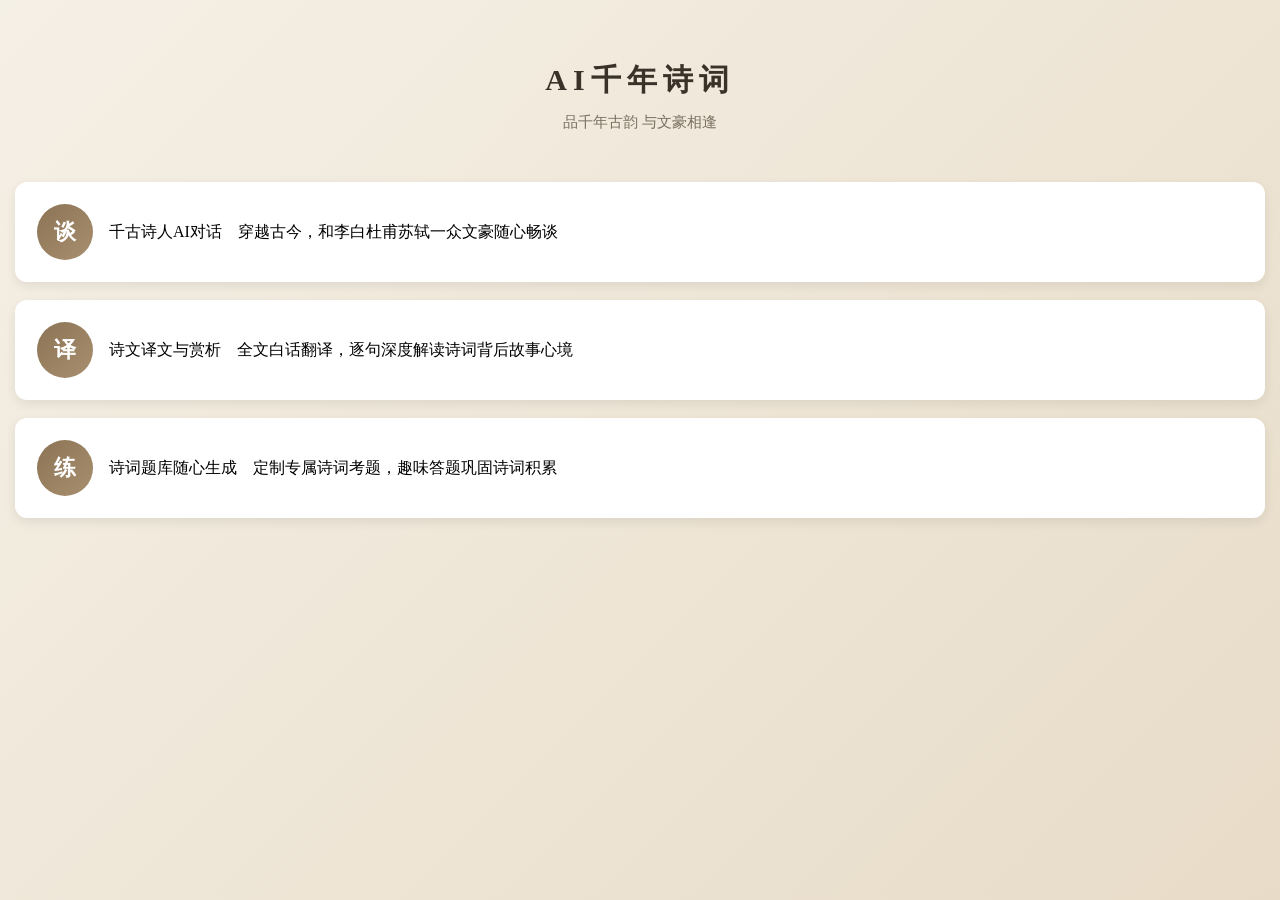
<file: index.html>
<!DOCTYPE html>
<html lang="zh-CN">
<head>
  <meta charset="UTF-8">
  <meta name="viewport" content="width=device-width, initial-scale=1.0, maximum-scale=1.0, user-scalable=no">
  <title>AI千年诗词 - 主页</title>
  <link rel="stylesheet" href="style.css">
</head>
<body>
  <div class="main-container">
    <div class="main-header">
      <h1>AI千年诗词</h1>
      <p>品千年古韵 与文豪相逢</p >
    </div>
    <div class="func-list">
      <!-- 第一个功能：千古诗人AI对话 -->
      <div class="func-card" onclick="window.location.href='poetSelect.html'">
        <div class="func-icon">谈</div>
        <div class=“func-text”>千古诗人AI对话</div>
        <div class=“func-desc”>穿越古今，和李白杜甫苏轼一众文豪随心畅谈</div>
      </div>
      <!-- 第二个功能：诗文译文与赏析 -->
      <div class="func-card" onclick="window.location.href='appreciationIndex.html'">
        <div class="func-icon">译</div>
        <div class=“func-text”>诗文译文与赏析</div>
        <div class=“func-desc”>全文白话翻译，逐句深度解读诗词背后故事心境</div>
      </div>
      <!-- 第三个功能：诗词题库随心生成 完整可点击跳转版本 -->
      <div class="func-card" onclick="window.location.href='examStart.html'">
        <div class="func-icon">练</div>
        <div class=“func-text”>诗词题库随心生成</div>
        <div class=“func-desc”>定制专属诗词考题，趣味答题巩固诗词积累</div>
      </div>
    </div>
  </div>
</body>
</html>
</file>
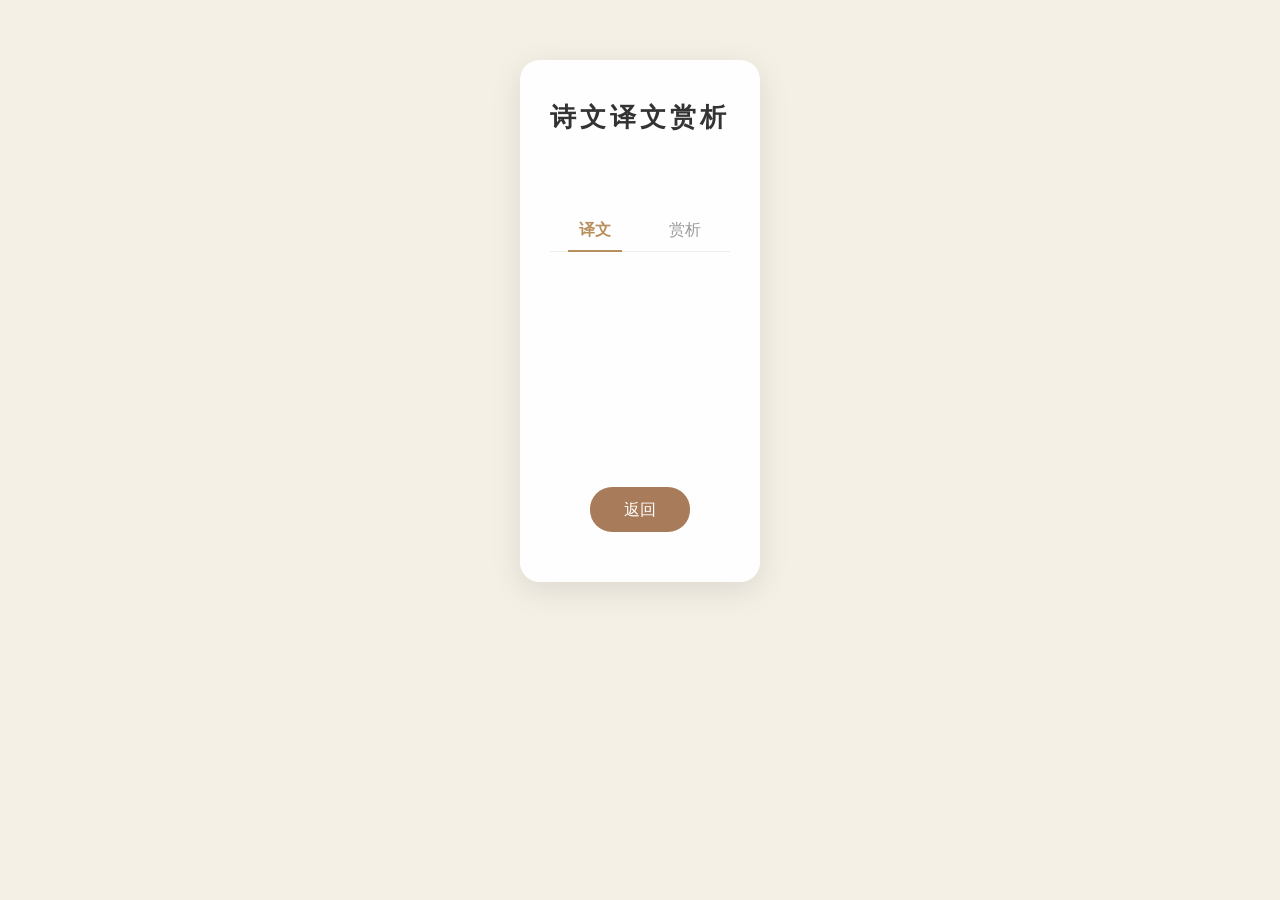
<file: appreciationDetail.html>
<!DOCTYPE html>
<html lang="zh-CN">
<head>
  <meta charset="UTF-8">
  <meta name="viewport" content="width=device-width, initial-scale=1.0, maximum-scale=1.0, user-scalable=no">
  <title>诗词详情赏析</title>
  <link rel="stylesheet" href="style.css">
</head>
<body>
  <div class="page-container">
    <div class="content-scroll">
      <div class="content-card">
        <div class="page-title">诗文译文赏析</div>
        <div class="poem-original">
          <div class="poem-title" id="showTitle"></div>
          <div class="poem-author" id="showAuthor"></div>
          <div class="poem-content" id="showContent"></div>
        </div>
        <div class="tab-bar">
          <div class="tab-item active" data-tab="0">译文</div>
          <div class="tab-item" data-tab="1">赏析</div>
        </div>
        <div class="tab-content">
          <div class="content-text" id="transText"></div>
          <div class="content-text hide" id="apprText"></div>
        </div>
        <div class="back-btn">返回</div>
      </div>
    </div>
  </div>
<script src="appreciationDetail.js"></script>
</body>
</html>
</file>
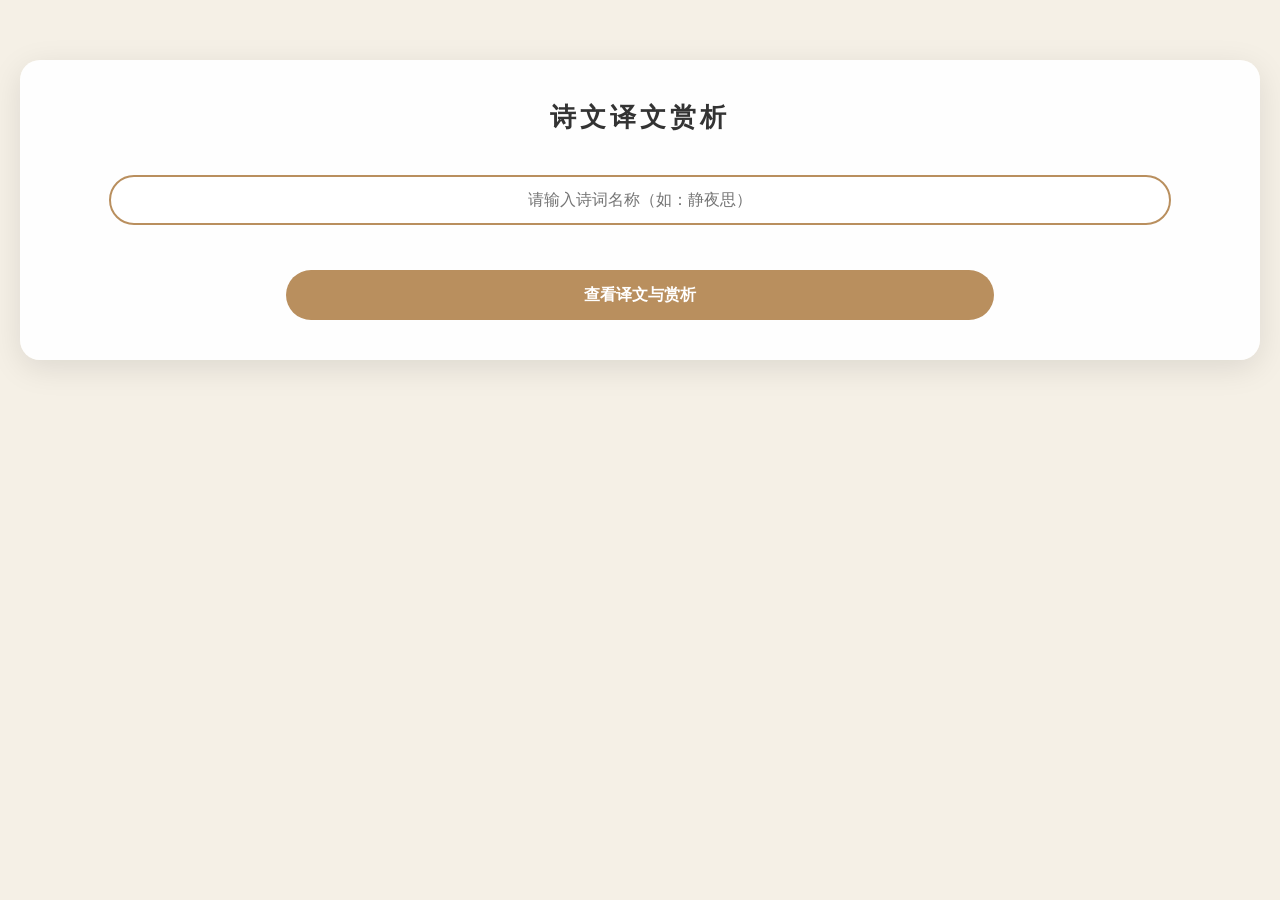
<file: appreciationIndex.html>
<!DOCTYPE html>
<html lang="zh-CN">
<head>
  <meta charset="UTF-8">
  <meta name="viewport" content="width=device-width, initial-scale=1.0, maximum-scale=1.0, user-scalable=no">
  <title>诗文译文与赏析</title>
  <link rel="stylesheet" href="style.css">
</head>
<body>
  <div class="page-container">
    <div class="content-card">
      <div class="page-title">诗文译文赏析</div>
      <div class="input-group">
        <input class="poem-input" id="poemNameInput" placeholder="请输入诗词名称（如：静夜思）">
      </div>
      <div class="generate-btn" id="submitBtn">查看译文与赏析</div>
    </div>
  </div>
<script src="appreciationIndex.js"></script>
</body>
</html>
</file>
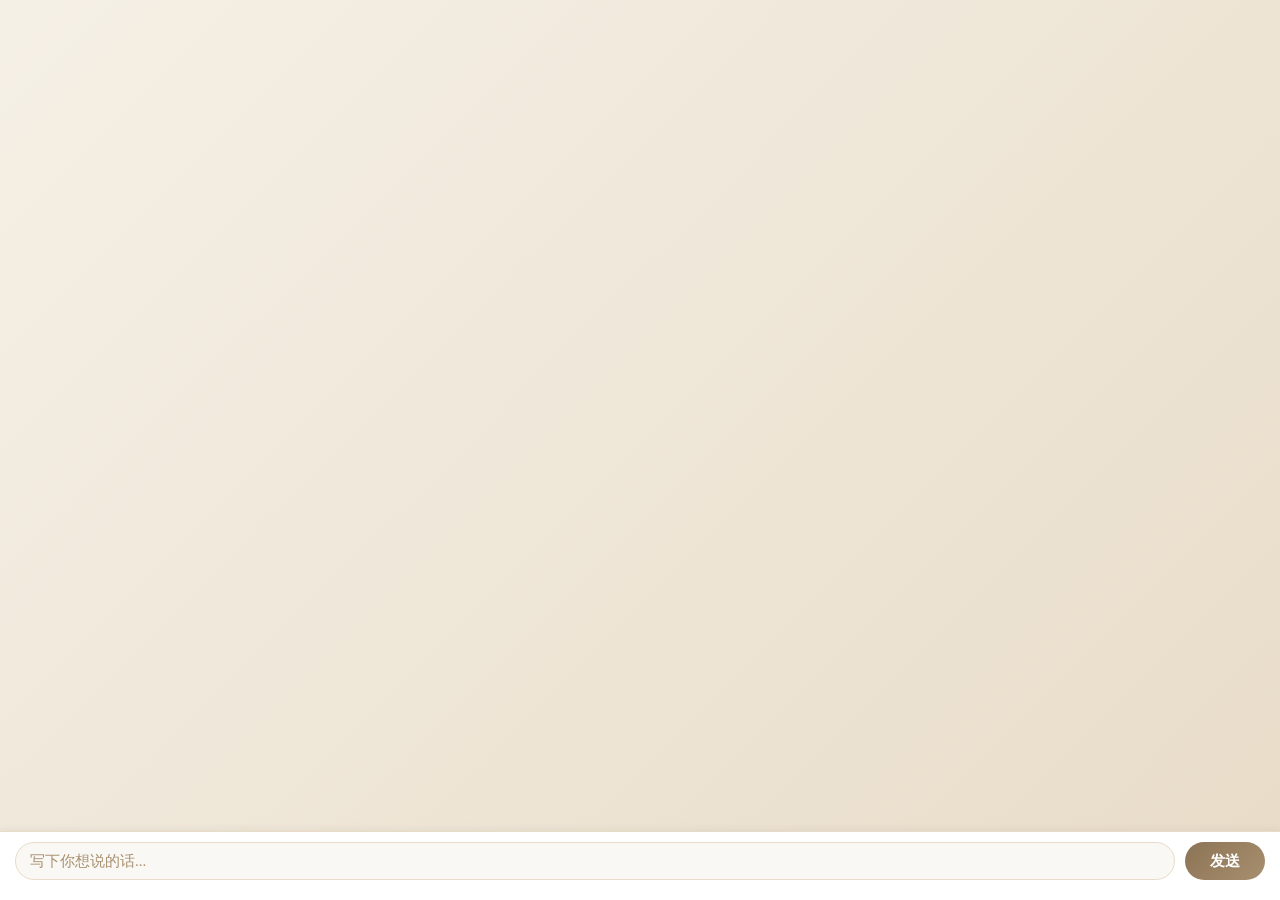
<file: chat.html>
<!DOCTYPE html>
<html lang="zh-CN">
<head>
  <meta charset="UTF-8">
  <meta name="viewport" content="width=device-width, initial-scale=1.0, maximum-scale=1.0, user-scalable=no">
  <title>文豪专属对话</title>
  <link rel="stylesheet" href="style.css">
</head>
<body>
  <div class="container">
    <div class="chat-list" id="chatScroll">
      <div id="chatBox"></div>
      <div id="loadingDom" class="loading-item" style="display:none">
        <div class="loading-bubble">
          <div class="loading-dot"></div>
          <div class="loading-dot"></div>
          <div class="loading-dot"></div>
        </div>
      </div>
    </div>
    <div class="input-box">
      <input class="input" id="msgInput" placeholder="写下你想说的话..." maxlength="500">
      <button class="send-btn" id="sendBtn">发送</button>
    </div>
  </div>
<script src="config.js"></script>
<script src="main.js"></script>
</body>
</html>
</file>
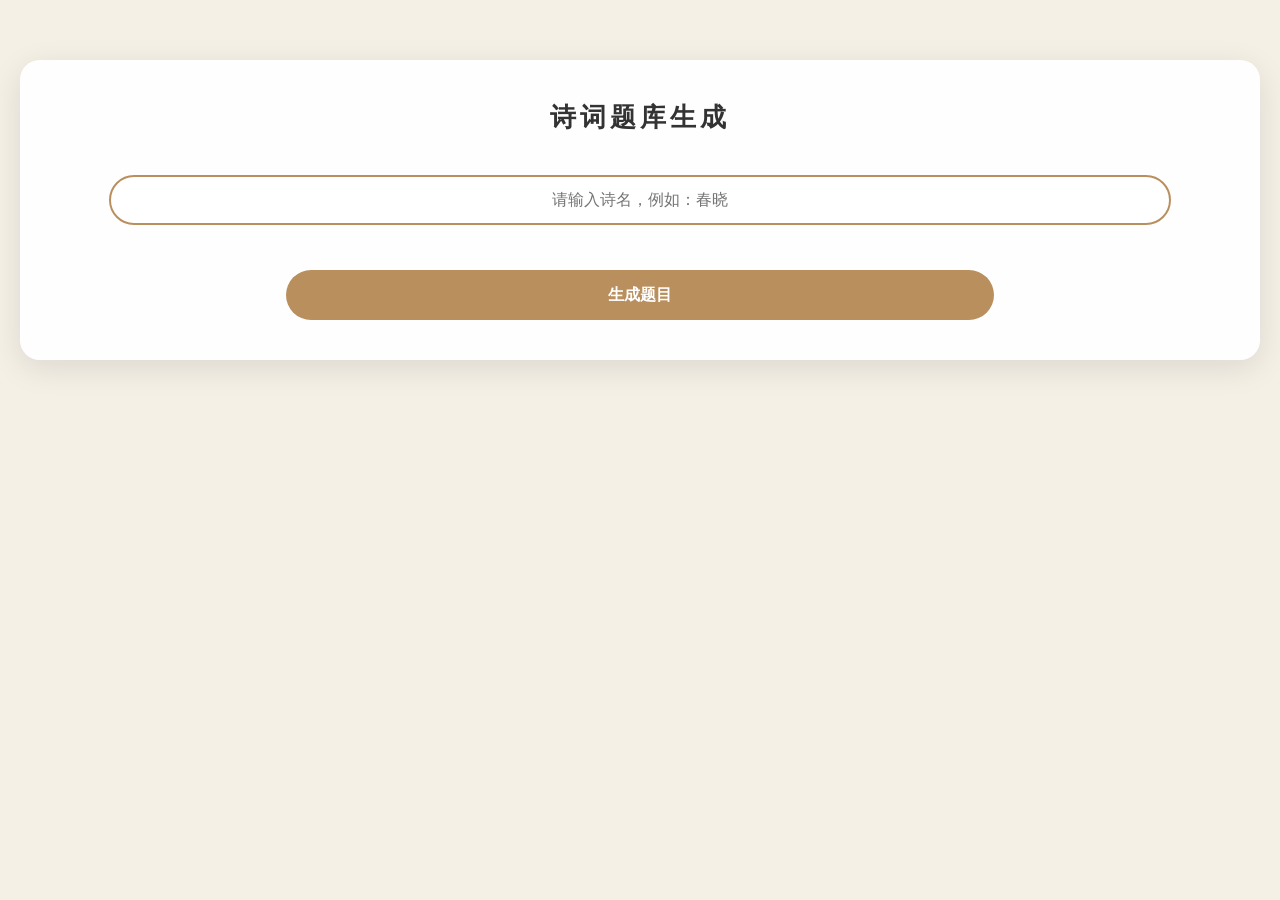
<file: examStart.html>
<!DOCTYPE html>
<html lang="zh-CN">
<head>
  <meta charset="UTF-8">
  <meta name="viewport" content="width=device-width, initial-scale=1.0, maximum-scale=1.0, user-scalable=no">
  <title>诗词题库生成</title>
  <link rel="stylesheet" href="style.css">
</head>
<body>
  <div class="page-container">
    <div class="content-card">
      <div class="page-title">诗词题库生成</div>
      <div class="input-group">
        <input class="poem-input" id="poemname" placeholder="请输入诗名，例如：春晓">
      </div>
      <div class="generate-btn" id="generateBtn">生成题目</div>
    </div>
  </div>
<script src="examStart.js"></script>
</body>
</html>
</file>
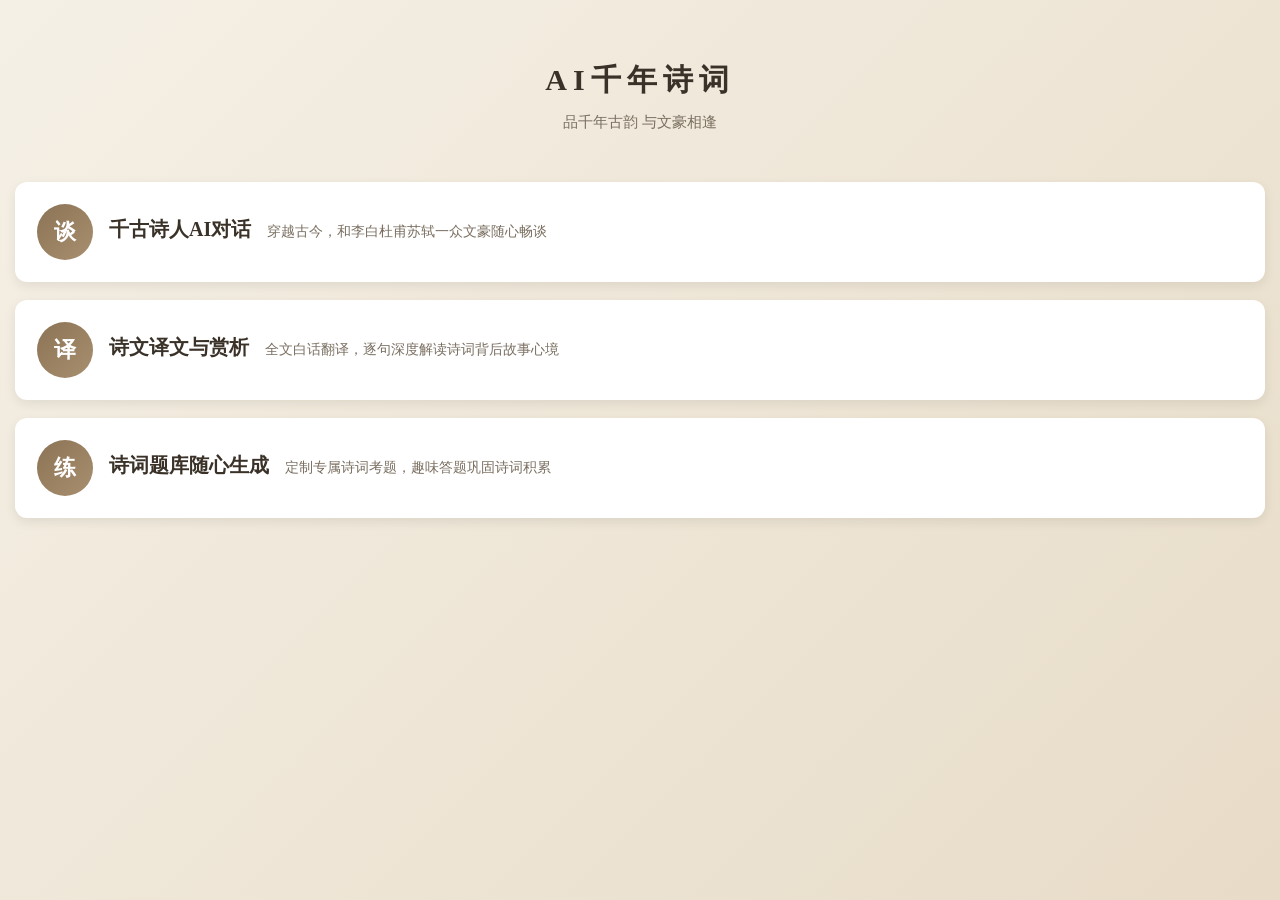
<file: index..html>
<!DOCTYPE html>
<html lang="zh-CN">
<head>
  <meta charset="UTF-8">
  <meta name="viewport" content="width=device-width, initial-scale=1.0, maximum-scale=1.0, user-scalable=no">
  <title>AI千年诗词 - 主页</title>
  <link rel="stylesheet" href="style.css">
</head>
<body>
  <div class="main-container">
    <div class="main-header">
      <h1>AI千年诗词</h1>
      <p>品千年古韵 与文豪相逢</p >
    </div>
    <div class="func-list">
      <!-- 第一个功能：千古诗人AI对话 -->
      <div class="func-card" onclick="window.location.href='poetSelect.html'">
        <div class="func-icon">谈</div>
        <div class="func-text">千古诗人AI对话</div>
        <div class="func-desc">穿越古今，和李白杜甫苏轼一众文豪随心畅谈</div>
      </div>
      <!-- 第二个功能：诗文译文与赏析 -->
      <div class="func-card" onclick="window.location.href='appreciationIndex.html'">
        <div class="func-icon">译</div>
        <div class="func-text">诗文译文与赏析</div>
        <div class="func-desc">全文白话翻译，逐句深度解读诗词背后故事心境</div>
      </div>
      <!-- 第三个功能：诗词题库随心生成 完整可点击跳转版本 -->
      <div class="func-card" onclick="window.location.href='examStart.html'">
        <div class="func-icon">练</div>
        <div class="func-text">诗词题库随心生成</div>
        <div class="func-desc">定制专属诗词考题，趣味答题巩固诗词积累</div>
      </div>
    </div>
  </div>
</body>
</html>
</file>
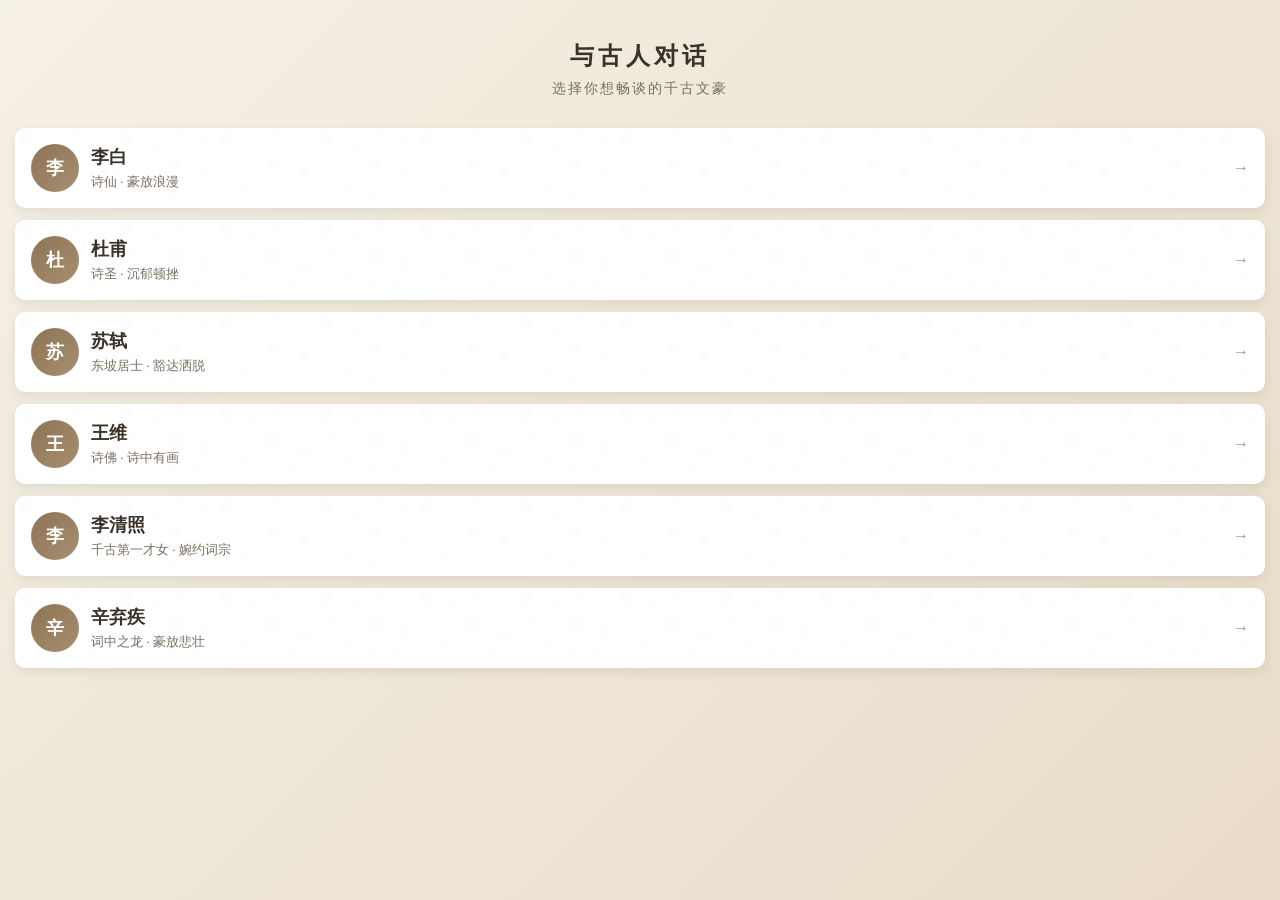
<file: poetSelect.html>
<!DOCTYPE html>
<html lang="zh-CN">
<head>
  <meta charset="UTF-8">
  <meta name="viewport" content="width=device-width, initial-scale=1.0, maximum-scale=1.0, user-scalable=no">
  <title>选择诗人 - 千古文豪对话</title>
  <link rel="stylesheet" href="style.css">
</head>
<body>
  <div class="container">
    <div class="header">
      <div class="title">与古人对话</div>
      <div class="subtitle">选择你想畅谈的千古文豪</div>
    </div>

    <div class="poet-list" id="poetList">
    </div>
  </div>

  <script src="config.js"></script>
  <script src="index.js"></script>
</body>
</html>
</file>
<file: style.css>
* {
  margin: 0;
  padding: 0;
  box-sizing: border-box;
}

/* === 全局通用背景 === */
.container, .main-container {
  min-height: 100vh;
  background: linear-gradient(135deg, #f5f0e6 0%, #e8dcc8 100%);
}

/* === 主页样式 === */
.main-container {
  padding: 20px 15px;
}
.main-header {
  text-align: center;
  padding: 40px 0 50px;
}
.main-header h1 {
  font-size: 30px;
  color: #3a3228;
  letter-spacing: 6px;
  font-family: "STKaiti", "KaiTi", serif;
  margin-bottom: 12px;
}
.main-header p {
  font-size: 15px;
  color: #7a6f61;
  font-family: "STKaiti", "KaiTi", serif;
}
.func-list {
  display: flex;
  flex-direction: column;
  gap: 18px;
}
.func-card {
  background: #fff;
  border-radius: 12px;
  padding: 22px;
  box-shadow: 0 4px 12px rgba(0,0,0,0.08);
  cursor: pointer;
  transition: all 0.3s ease;
  display: flex;
  align-items: center;
  gap: 16px;
}
.func-card:active {
  transform: scale(0.98);
  box-shadow: 0 2px 6px rgba(0,0,0,0.12);
}
.func-icon {
  width: 56px;
  height: 56px;
  border-radius: 50%;
  background: linear-gradient(135deg, #8b7355 0%, #a88f6f 100%);
  color: #fff;
  font-size: 22px;
  font-weight: bold;
  font-family: "STKaiti", "KaiTi", serif;
  display: flex;
  align-items: center;
  justify-content: center;
  flex-shrink: 0;
}
.func-text {
  font-size: 20px;
  font-weight: bold;
  color: #3a3228;
  font-family: "STKaiti", "KaiTi", serif;
  margin-bottom: 6px;
}
.func-desc {
  font-size: 14px;
  color: #7a6f61;
  font-family: "STKaiti", "KaiTi", serif;
}

/* === 诗人选择页样式 === */
.container {
  padding: 20px 15px;
}
.header {
  text-align: center;
  margin-bottom: 30px;
  padding-top: 20px;
}
.title {
  font-size: 24px;
  font-weight: bold;
  color: #3a3228;
  letter-spacing: 4px;
  margin-bottom: 8px;
  font-family: "STKaiti", "KaiTi", serif;
}
.subtitle {
  font-size: 14px;
  color: #7a6f61;
  letter-spacing: 2px;
  font-family: "STKaiti", "KaiTi", serif;
}
.poet-list {
  display: flex;
  flex-direction: column;
  gap: 12px;
}
.poet-card {
  display: flex;
  align-items: center;
  background: #fff;
  border-radius: 10px;
  padding: 16px;
  box-shadow: 0 4px 12px rgba(0, 0, 0, 0.08);
  transition: all 0.3s ease;
  position: relative;
  overflow: hidden;
  cursor: pointer;
}
.poet-card:active {
  transform: scale(0.98);
  box-shadow: 0 2px 6px rgba(0, 0, 0, 0.12);
}
.poet-card::before {
  content: "";
  position: absolute;
  top: 0;
  left: 0;
  width: 100%;
  height: 100%;
  background: url("data:image/svg+xml,%3Csvg width='100' height='100' viewBox='0 0 100 100' xmlns='http://www.w3.org/2000/svg'%3E%3Cpath d='M11 18c3.866 0 7-3.134 7-7s-3.134-7-7-7-7 3.134-7 7 3.134 7 7 7zm48 25c3.866 0 7-3.134 7-7s-3.134-7-7-7-7 3.134-7 7 3.134 7 7 7zm-43-7c1.657 0 3-1.343 3-3s-1.343-3-3-3-3 1.343-3 3 1.343 3 3 3zm63 31c1.657 0 3-1.343 3-3s-1.343-3-3-3-3 1.343-3 3 1.343 3 3 3zM34 90c1.657 0 3-1.343 3-3s-1.343-3-3-3-3 1.343-3 3 1.343 3 3 3zm56-76c1.657 0 3-1.343 3-3s-1.343-3-3-3-3 1.343-3 3 1.343 3 3 3zM12 86c2.21 0 4-1.79 4-4s-1.79-4-4-4-4 1.79-4 4 1.79 4 4 4zm28-65c2.21 0 4-1.79 4-4s-1.79-4-4-4-4 1.79-4 4 1.79 4 4 4zm23-11c2.76 0 5-2.24 5-5s-2.24-5-5-5-5 2.24-5 5 2.24 5 5 5zm-6 60c2.21 0 4-1.79 4-4s-1.79-4-4-4-4 1.79-4 4 1.79 4 4 4zm29 22c2.76 0 5-2.24 5-5s-2.24-5-5-5-5 2.24-5 5 2.24 5 5 5zM32 63c2.76 0 5-2.24 5-5s-2.24-5-5-5-5 2.24-5 5 2.24 5 5 5zm57-13c2.76 0 5-2.24 5-5s-2.24-5-5-5-5 2.24-5 5 2.24 5 5 5zm-9-21c1.105 0 2-.895 2-2s-.895-2-2-2-2 .895-2 2 .895 2 2 2zM60 91c1.105 0 2-.895 2-2s-.895-2-2-2-2 .895-2 2 .895 2 2 2zM35 41c1.105 0 2-.895 2-2s-.895-2-3-2-2 .895-2 2 .895 2 2 2zM12 60c1.105 0 2-.895 2-2s-.895-2-2-2-2 .895-2 2 .895 2 2 2z' fill='%239C92AC' fill-opacity='0.05' fill-rule='evenodd'/%3E%3C/svg%3E");
  opacity: 0.3;
  pointer-events: none;
}
.poet-avatar {
  width: 48px;
  height: 48px;
  border-radius: 50%;
  background: linear-gradient(135deg, #8b7355 0%, #a88f6f 100%);
  display: flex;
  align-items: center;
  justify-content: center;
  margin-right: 12px;
  flex-shrink: 0;
}
.avatar-text {
  font-size: 18px;
  color: #fff;
  font-weight: bold;
  font-family: "STKaiti", "KaiTi", serif;
}
.poet-info {
  flex: 1;
}
.poet-name {
  font-size: 18px;
  font-weight: bold;
  color: #3a3228;
  margin-bottom: 4px;
  font-family: "STKaiti", "KaiTi", serif;
}
.poet-desc {
  font-size: 13px;
  color: #7a6f61;
  font-family: "STKaiti", "KaiTi", serif;
}
.arrow {
  font-size: 16px;
  color: #a88f6f;
  font-weight: bold;
  flex-shrink: 0;
  margin-left: 8px;
}

/* === 聊天页样式 === */
.chat-list {
  position: absolute;
  top: 0;
  left: 0;
  right: 0;
  bottom: 85px;
  padding: 15px 10px;
  overflow-y: auto;
  -webkit-overflow-scrolling: touch;
  z-index: 1;
}
.chat-item {
  margin-bottom: 16px;
  display: flex;
  width: 100%;
}
.chat-item.user {justify-content: flex-end;}
.chat-item.ai {justify-content: flex-start;}
.chat-bubble {
  max-width: calc(100% - 20px);
  border-radius: 12px;
  position: relative;
  overflow: hidden;
}
.chat-item.user .chat-bubble {
  background: linear-gradient(135deg, #8b7355 0%, #a88f6f 100%);
  border-bottom-right-radius: 4px;
  margin-left: 10px;
}
.chat-item.ai .chat-bubble {
  background: #fff;
  border-bottom-left-radius: 4px;
  box-shadow: 0 2px 8px rgba(0, 0, 0, 0.08);
  margin-right: 10px;
}
.chat-content {
  padding: 12px 14px;
  font-size: 15px;
  line-height: 1.6;
  font-family: "STKaiti", "KaiTi", serif;
  word-wrap: break-word;
  white-space: pre-wrap;
}
.chat-item.user .chat-content {color: #fff;}
.chat-item.ai .chat-content {color: #3a3228;}
.loading-item {
  display: flex;
  justify-content: flex-start;
  margin-bottom: 16px;
}
.loading-bubble {
  background: #fff;
  border-radius: 12px;
  border-bottom-left-radius: 4px;
  padding: 12px 14px;
  display: flex;
  gap: 4px;
  align-items: center;
  box-shadow: 0 2px 8px rgba(0, 0, 0, 0.08);
}
.loading-dot {
  width: 6px;
  height: 6px;
  border-radius: 50%;
  background: #a88f6f;
  animation: bounce 1.4s infinite ease-in-out both;
}
.loading-dot:nth-child(1) {animation-delay: -0.32s;}
.loading-dot:nth-child(2) {animation-delay: -0.16s;}
@keyframes bounce {
  0%, 80%, 100% {transform: scale(0);}
  40% {transform: scale(1);}
}
.input-box {
  position: absolute;
  bottom: 0;
  left: 0;
  right: 0;
  padding: 10px 15px 20px;
  background: #fff;
  border-top: 1px solid #e8dcc8;
  box-shadow: 0 -2px 8px rgba(0, 0, 0, 0.05);
  display: flex;
  align-items: center;
  z-index: 999;
}
.input {
  flex: 1;
  height: 38px;
  padding: 0 14px;
  border: 1px solid #e8dcc8;
  border-radius: 19px;
  font-size: 15px;
  font-family: "STKaiti", "KaiTi", serif;
  background: #faf8f4;
  margin-right: 10px;
}
.input::placeholder {color: #a88f6f;}
.input:focus {border-color: #8b7355;background: #fff;outline: none;}
.send-btn {
  width: 80px;
  height: 38px;
  line-height: 38px;
  background: linear-gradient(135deg, #8b7355 0%, #a88f6f 100%);
  color: #fff;
  border-radius: 19px;
  font-size: 15px;
  font-weight: bold;
  border: none;
  font-family: "STKaiti", "KaiTi", serif;
  transition: all 0.3s ease;
  cursor: pointer;
}
.send-btn.disabled {background: #d4c7b5;opacity: 0.7;cursor: not-allowed;pointer-events: none;}
.send-btn:active {transform: scale(0.95);}

/* ==============================
   诗文译文赏析页面（已修复）
============================== */
.page-container {
  width: 100vw;
  min-height: 100vh;
  background: #f5f0e6;
  padding: 60px 20px 20px;
  box-sizing: border-box;
  display: flex;
  flex-direction: column;
  align-items: center;
  justify-content: flex-start;
}
.content-card {
  width: 100%;
  background: rgba(255, 255, 255, 0.95);
  border-radius: 20px;
  padding: 40px 30px;
  box-shadow: 0 8px 32px rgba(0,0,0,0.1);
  display: flex;
  flex-direction: column;
  align-items: center;
}
.page-title {
  font-size: 26px;
  font-weight: bold;
  color: #333;
  text-align: center;
  margin-bottom: 40px;
  letter-spacing: 4px;
  font-family: "STKaiti", "KaiTi", serif;
}
.input-group {
  width: 100%;
  margin-bottom: 30px;
  display: flex;
  justify-content: center;
}
.poem-input {
  width: 90%;
  height: 50px;
  border: 2px solid #b98f5e;
  border-radius: 25px;
  padding: 0 20px;
  font-size: 16px;
  background: #fff;
  text-align: center;
  outline: none;
  font-family: "STKaiti", "KaiTi", serif;
}
.generate-btn {
  width: 60%;
  height: 50px;
  line-height: 50px;
  background: #b98f5e;
  color: #fff;
  text-align: center;
  border-radius: 25px;
  font-size: 16px;
  font-weight: bold;
  margin-top: 15px;
  cursor: pointer;
  font-family: "STKaiti", "KaiTi", serif;
}
.generate-btn.loading {
  background: #999;
  pointer-events: none;
}
.generate-btn:active {
  background: #a67c4d;
}

.poem-original {
  margin-bottom: 20px;
  text-align: center;
}
.poem-title {
  font-size: 22px;
  font-weight: bold;
  color: #2c3e50;
  margin-bottom: 8px;
  font-family: "STKaiti", "KaiTi", serif;
}
.poem-author {
  font-size: 14px;
  color: #7f8c8d;
  margin-bottom: 15px;
  font-family: "STKaiti", "KaiTi", serif;
}
.poem-content {
  font-size: 16px;
  line-height: 2.2;
  color: #34495e;
  white-space: pre-wrap;
  letter-spacing: 2px;
  font-family: "STKaiti", "KaiTi", serif;
}
.tab-bar {
  display: flex;
  border-bottom: 1px solid #eee;
  margin-bottom: 15px;
  width: 100%;
}
.tab-item {
  flex: 1;
  text-align: center;
  font-size: 16px;
  padding: 10px 0;
  color: #999;
  cursor: pointer;
  font-family: "STKaiti", "KaiTi", serif;
}
.tab-item.active {
  color: #b98f5e;
  font-weight: bold;
  position: relative;
}
.tab-item.active::after {
  content: '';
  position: absolute;
  bottom: -1px;
  left: 50%;
  transform: translateX(-50%);
  width: 60%;
  height: 2px;
  background: #b98f5e;
}
.tab-content {
  min-height: 200px;
  padding: 10px 5px;
  width: 100%;
}
.content-text {
  font-size: 15px;
  line-height: 1.8;
  color: #333;
  text-indent: 2em;
  white-space: pre-wrap;
  font-family: "STKaiti", "KaiTi", serif;
}
.hide {
  display: none;
}
.back-btn {
  width: 100px;
  height: 40px;
  line-height: 40px;
  background: #b98f5e;
  color: #fff;
  text-align: center;
  border-radius: 20px;
  font-size: 15px;
  margin: 20px auto 10px;
  cursor: pointer;
  font-family: "STKaiti", "KaiTi", serif;
}
.back-btn:active {
  background: #a67c4d;
}

/* 诗词题库生成页面（修复版） */
.start-page {
  width: 100%;
  min-height: 100vh;
  background: #f3e5d8;
  display: flex;
  flex-direction: column; /* 强制垂直排列 */
  align-items: center;
  padding: 80px 20px 0;
  gap: 30px; /* 元素之间的间距 */
}
.start-page .title {
  font-size: 26px;
  font-weight: bold;
  color: #333;
  letter-spacing: 3px;
  font-family: "STKaiti", "KaiTi", serif;
}
.start-page .input-box {
  width: 100%;
  display: flex;
  justify-content: center;
}
.start-page .input {
  width: 90%;
  height: 50px;
  background: #fff;
  border-radius: 25px;
  padding: 0 20px;
  font-size: 16px;
  text-align: center;
  outline: none;
  font-family: "STKaiti", "KaiTi", serif;
  border: 2px solid #b98f5e;
  /* 关键：移除所有定位，让它正常流排列 */
  position: static;
}
.start-page .generate-btn {
  width: 60%;
  height: 50px;
  background: #a87c5a;
  color: #fff;
  font-size: 16px;
  font-weight: bold;
  border-radius: 25px;
  display: flex;
  align-items: center;
  justify-content: center;
  cursor: pointer;
  font-family: "STKaiti", "KaiTi", serif;
}
.start-page .generate-btn:active {
  opacity: 0.85;
  background: #966a4a;
}

.test-page {
  width: 100%;
  min-height: 100vh;
  background: #f3e5d8;
  padding: 30px 15px;
  display: flex;
  flex-direction: column;
  align-items: center;
}
.progress {
  font-size: 14px;
  color: #666;
  margin-bottom: 15px;
  font-family: "STKaiti", "KaiTi", serif;
}
.question-card {
  width: 100%;
  background: #fff;
  border-radius: 12px;
  padding: 25px 20px;
  box-shadow: 0 2px 10px rgba(0,0,0,0.05);
}
.q-text {
  font-size: 18px;
  color: #333;
  line-height: 1.6;
  margin-bottom: 20px;
  font-weight: 500;
  font-family: "STKaiti", "KaiTi", serif;
}
.options {
  width: 100%;
}
.option-item {
  width: 100%;
  padding: 14px;
  background: #f8f5f0;
  border: 1px solid #ddd;
  border-radius: 10px;
  margin-bottom: 12px;
  font-size: 16px;
  cursor: pointer;
  font-family: "STKaiti", "KaiTi", serif;
}
.option-item.selected {
  background: #e8cba8;
  border-color: #a87c5a;
}
.option-item.right {
  background: #d4edda;
  border-color: #c3e6cb;
}
.option-item.wrong {
  background: #f8d7da;
  border-color: #f5c6cb;
}
.analysis {
  margin: 15px 0;
  padding: 12px;
  background: #eef6fc;
  border-radius: 8px;
  font-size: 14px;
  color: #555;
  font-family: "STKaiti", "KaiTi", serif;
}
.btn-group {
  width: 100%;
  display: flex;
  flex-direction: column;
  gap: 10px;
}
.submit-btn, .next-btn, .finish-btn, .back-btn {
  height: 45px;
  line-height: 45px;
  border-radius: 22px;
  font-size: 16px;
  background: #a87c5a;
  color: #fff;
  text-align: center;
  cursor: pointer;
  font-family: "STKaiti", "KaiTi", serif;
}
.submit-btn:active, .next-btn:active, .finish-btn:active, .back-btn:active {
  opacity: 0.9;
}
.result-page {
  width: 100%;
  height: 80vh;
  display: flex;
  flex-direction: column;
  align-items: center;
  justify-content: center;
}
.result-title {
  font-size: 24px;
  font-weight: bold;
  color: #333;
  margin-bottom: 20px;
  font-family: "STKaiti", "KaiTi", serif;
}
.score {
  font-size: 18px;
  color: #a87c5a;
  font-weight: bold;
  margin-bottom: 8px;
  font-family: "STKaiti", "KaiTi", serif;
}
.rate {
  font-size: 14px;
  color: #666;
  margin-bottom: 30px;
  font-family: "STKaiti", "KaiTi", serif;
}
</file>
